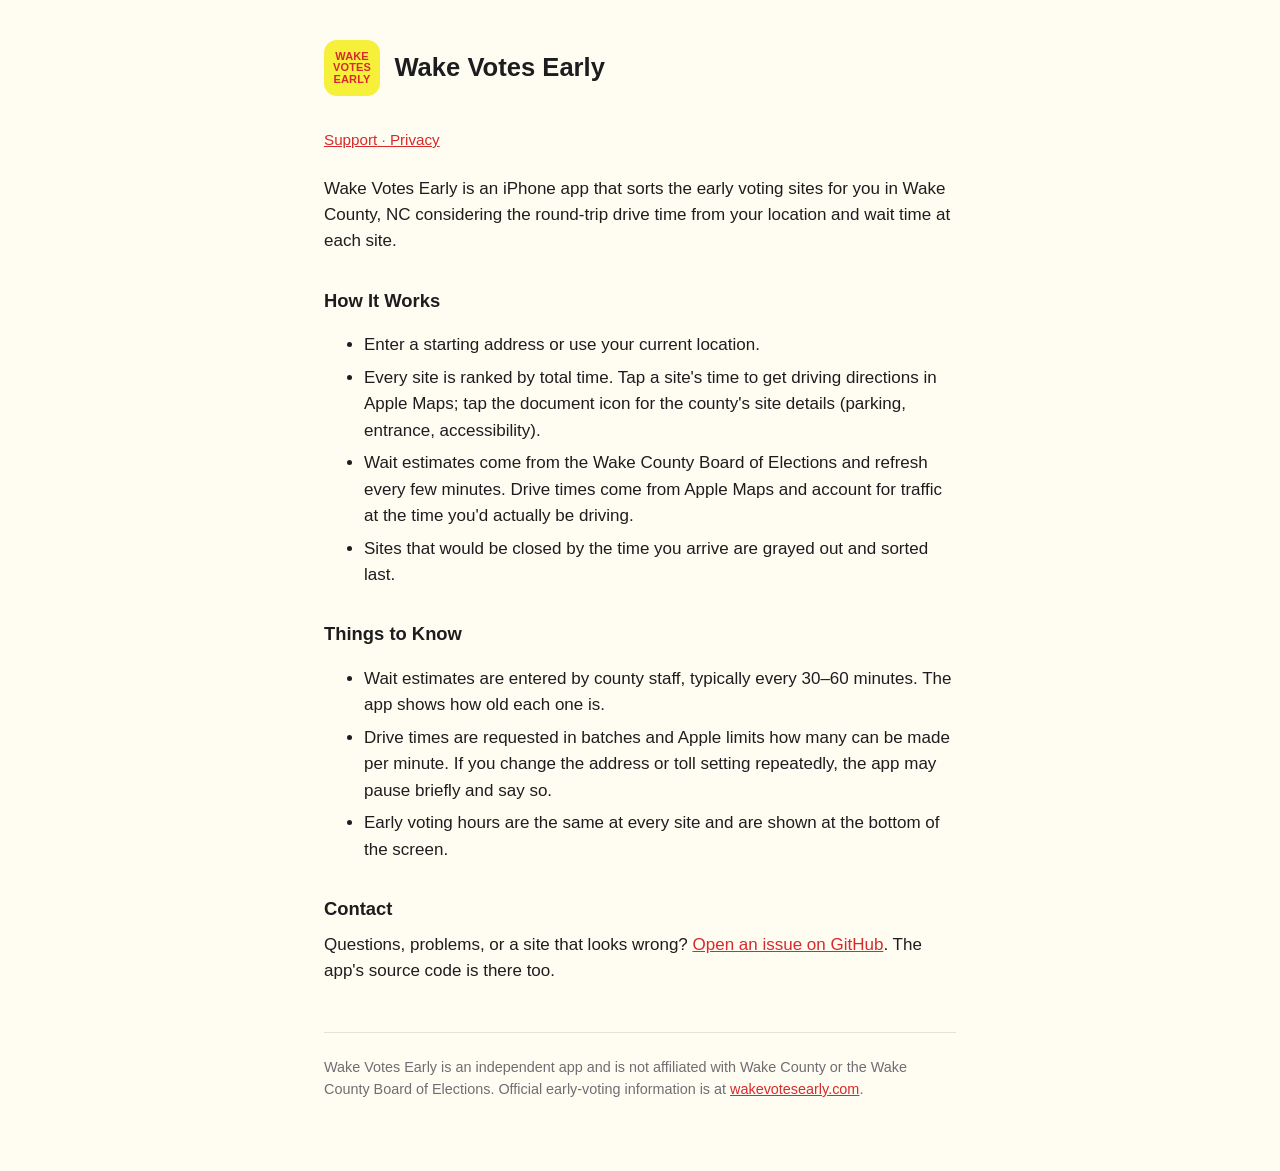
<file: docs/index.html>
<!doctype html>
<html lang="en">
<head>
<meta charset="utf-8">
<meta name="viewport" content="width=device-width, initial-scale=1">
<title>Wake Votes Early — Support</title>
<link rel="stylesheet" href="style.css">
</head>
<body>
<main>
  <header>
    <div class="sign" aria-hidden="true">WAKE<br>VOTES<br>EARLY</div>
    <h1>Wake Votes Early</h1>
  </header>
  <nav><a href="index.html">Support</a><a href="privacy.html">Privacy</a></nav>

  <p>Wake Votes Early is an iPhone app that sorts the early voting sites for you in Wake County, NC considering the round-trip drive time from your location and wait time at each site.</p>

  <h2>How It Works</h2>
  <ul>
    <li>Enter a starting address or use your current location.</li>
    <li>Every site is ranked by total time. Tap a site's time to get driving directions in Apple Maps; tap the document icon for the county's site details (parking, entrance, accessibility).</li>
    <li>Wait estimates come from the Wake County Board of Elections and refresh every few minutes. Drive times come from Apple Maps and account for traffic at the time you'd actually be driving.</li>
    <li>Sites that would be closed by the time you arrive are grayed out and sorted last.</li>
  </ul>

  <h2>Things to Know</h2>
  <ul>
    <li>Wait estimates are entered by county staff, typically every 30–60 minutes. The app shows how old each one is.</li>
    <li>Drive times are requested in batches and Apple limits how many can be made per minute. If you change the address or toll setting repeatedly, the app may pause briefly and say so.</li>
    <li>Early voting hours are the same at every site and are shown at the bottom of the screen.</li>
  </ul>

  <h2>Contact</h2>
  <p>Questions, problems, or a site that looks wrong? <a href="https://github.com/jaysoffian/wake-votes-early/issues">Open an issue on GitHub</a>. The app's source code is there too.</p>

  <footer>
    <p>Wake Votes Early is an independent app and is not affiliated with Wake County or the Wake County Board of Elections. Official early-voting information is at <a href="https://www.wakevotesearly.com">wakevotesearly.com</a>.</p>
  </footer>
</main>
</body>
</html>
</file>
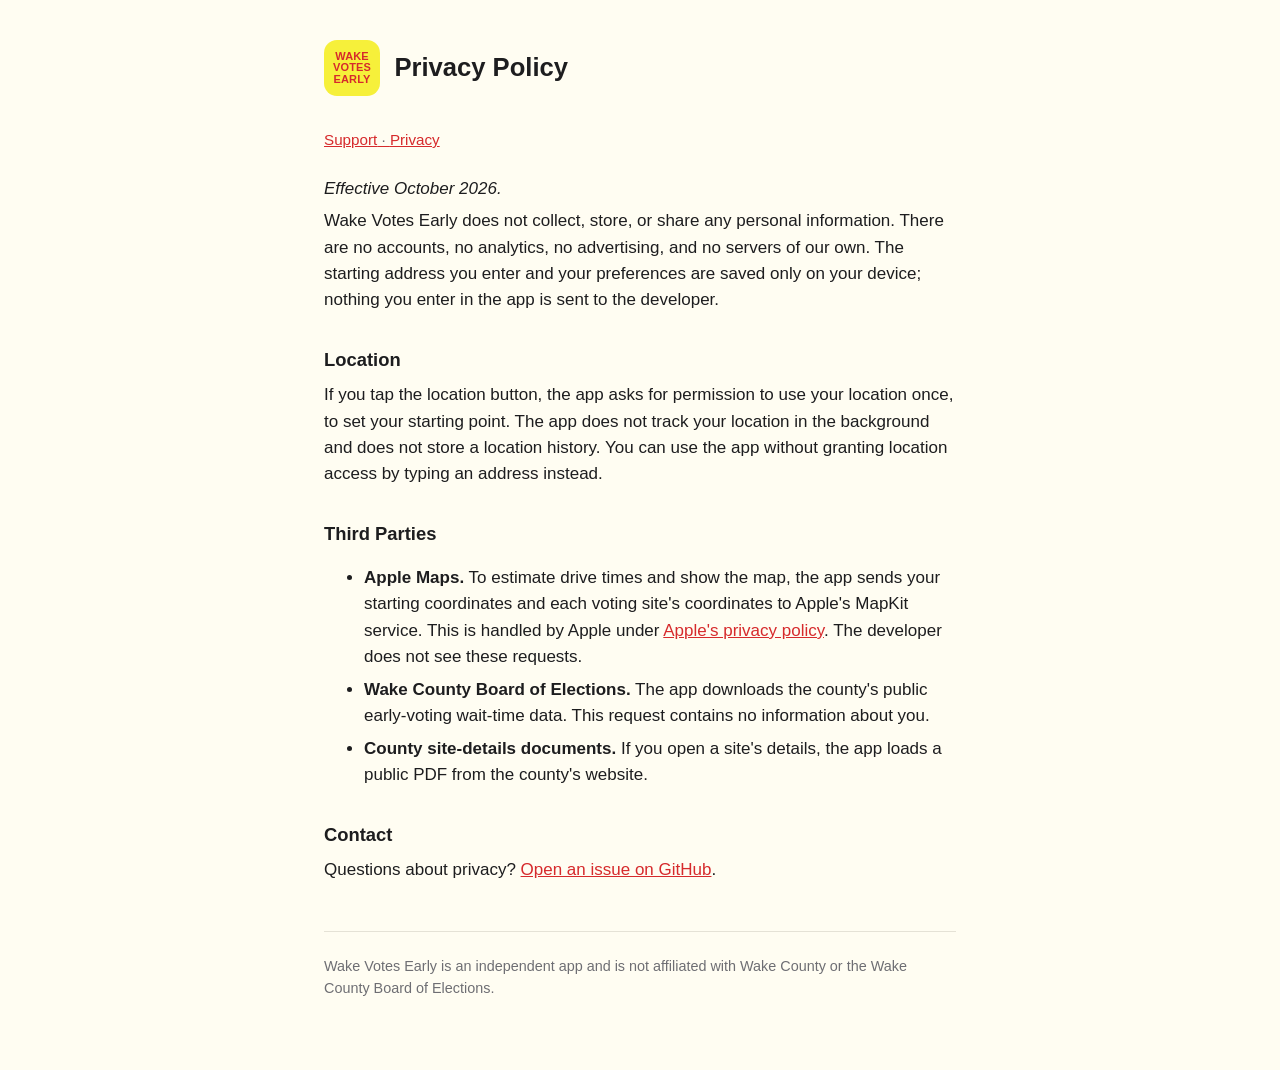
<file: docs/privacy.html>
<!doctype html>
<html lang="en">
<head>
<meta charset="utf-8">
<meta name="viewport" content="width=device-width, initial-scale=1">
<title>Wake Votes Early — Privacy Policy</title>
<link rel="stylesheet" href="style.css">
</head>
<body>
<main>
  <header>
    <div class="sign" aria-hidden="true">WAKE<br>VOTES<br>EARLY</div>
    <h1>Privacy Policy</h1>
  </header>
  <nav><a href="index.html">Support</a><a href="privacy.html">Privacy</a></nav>

  <p><em>Effective October 2026.</em></p>

  <p>Wake Votes Early does not collect, store, or share any personal information. There are no accounts, no analytics, no advertising, and no servers of our own. The starting address you enter and your preferences are saved only on your device; nothing you enter in the app is sent to the developer.</p>

  <h2>Location</h2>
  <p>If you tap the location button, the app asks for permission to use your location once, to set your starting point. The app does not track your location in the background and does not store a location history. You can use the app without granting location access by typing an address instead.</p>

  <h2>Third Parties</h2>
  <ul>
    <li><strong>Apple Maps.</strong> To estimate drive times and show the map, the app sends your starting coordinates and each voting site's coordinates to Apple's MapKit service. This is handled by Apple under <a href="https://www.apple.com/legal/privacy/">Apple's privacy policy</a>. The developer does not see these requests.</li>
    <li><strong>Wake County Board of Elections.</strong> The app downloads the county's public early-voting wait-time data. This request contains no information about you.</li>
    <li><strong>County site-details documents.</strong> If you open a site's details, the app loads a public PDF from the county's website.</li>
  </ul>

  <h2>Contact</h2>
  <p>Questions about privacy? <a href="https://github.com/jaysoffian/wake-votes-early/issues">Open an issue on GitHub</a>.</p>

  <footer>
    <p>Wake Votes Early is an independent app and is not affiliated with Wake County or the Wake County Board of Elections.</p>
  </footer>
</main>
</body>
</html>
</file>
<file: docs/style.css>
:root {
  color-scheme: light dark;
  --bg: #fffdf2;
  --fg: #1d1d1f;
  --muted: #6e6e73;
  --accent: #d62a2c;
  --rule: #e5e2d6;
}
@media (prefers-color-scheme: dark) {
  :root { --bg: #1c1c1e; --fg: #f2f2f7; --muted: #a1a1a6; --rule: #3a3a3c; }
}
* { box-sizing: border-box; }
body {
  margin: 0;
  background: var(--bg);
  color: var(--fg);
  font: 17px/1.55 -apple-system, BlinkMacSystemFont, "Helvetica Neue", Helvetica, Arial, sans-serif;
}
main { max-width: 42rem; margin: 0 auto; padding: 2.5rem 1.25rem 4rem; }
header { display: flex; align-items: center; gap: 0.9rem; margin-bottom: 2rem; }
header .sign {
  width: 56px; height: 56px; flex: none; border-radius: 13px;
  background: #f6f03a; color: var(--accent);
  display: grid; place-items: center; font-weight: 900; font-size: 11px; line-height: 1.05; text-align: center;
  letter-spacing: 0.01em;
}
h1 { font-size: 1.6rem; margin: 0; }
h2 { font-size: 1.15rem; margin: 2rem 0 0.5rem; }
p, li { margin: 0.4rem 0; }
a { color: var(--accent); }
nav { font-size: 0.95rem; color: var(--muted); margin-bottom: 1.5rem; }
nav a + a::before { content: " · "; color: var(--muted); }
footer { margin-top: 3rem; padding-top: 1rem; border-top: 1px solid var(--rule); color: var(--muted); font-size: 0.9rem; }
code { font-family: ui-monospace, Menlo, monospace; font-size: 0.95em; }
</file>
